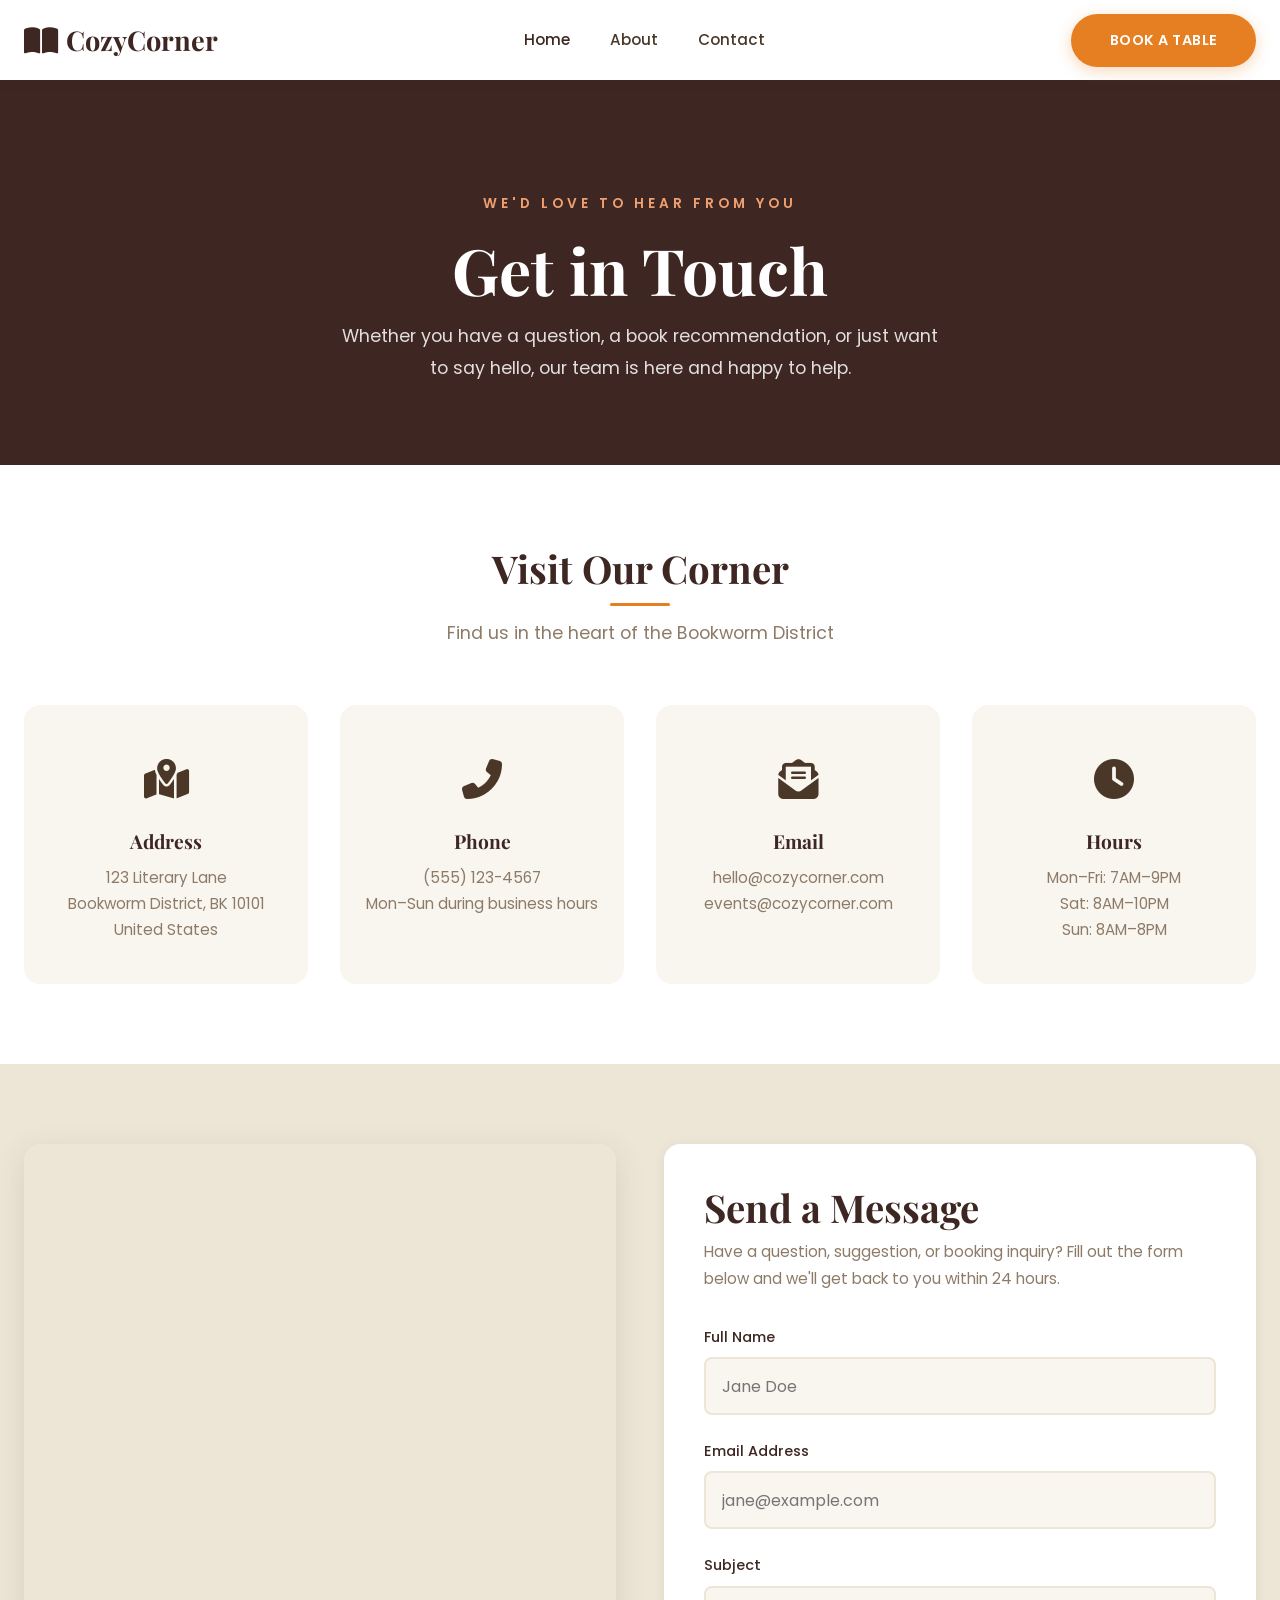
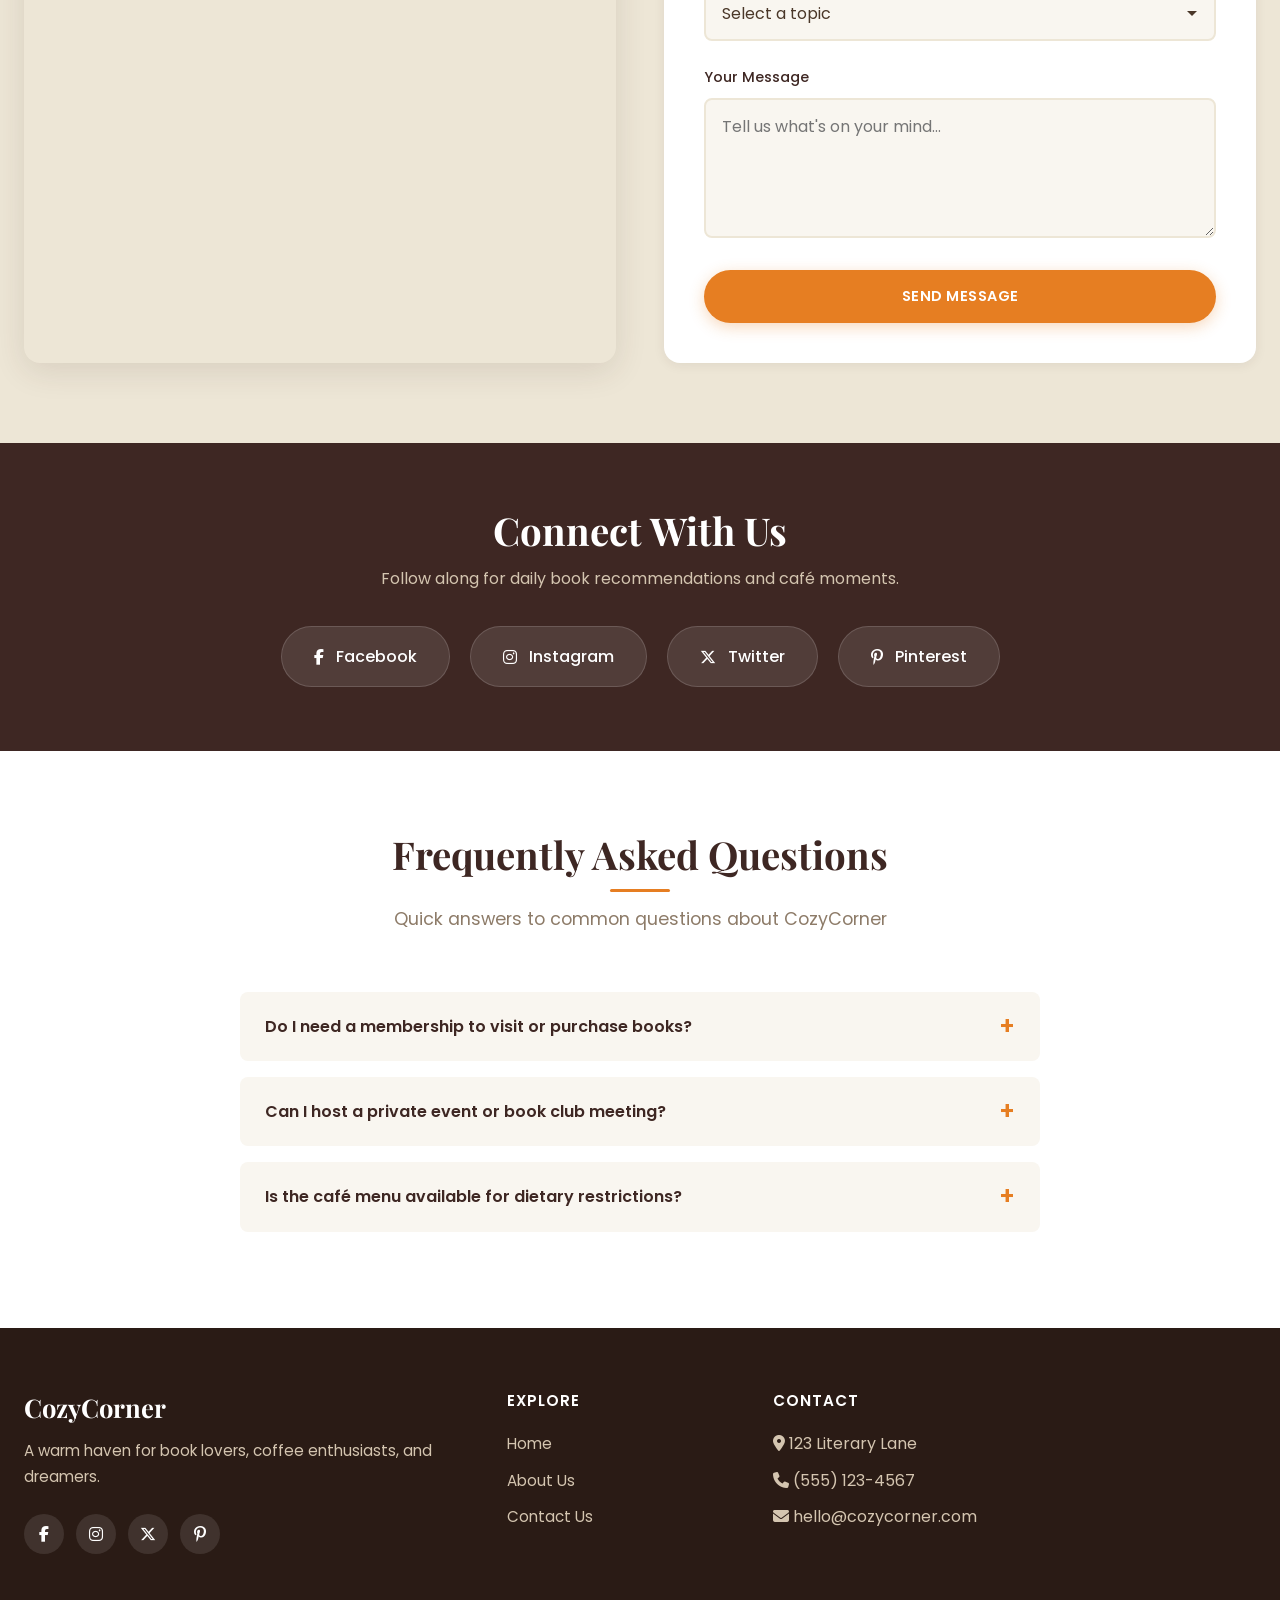
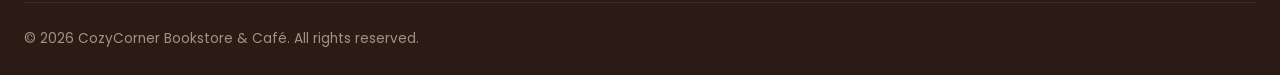
<file: contact.html>
<!DOCTYPE html>
<html lang="en">

<head>
    <meta charset="UTF-8">
    <meta name="viewport" content="width=device-width, initial-scale=1.0">
    <meta name="description"
        content="Contact CozyCorner Bookstore & Café. Find our location, hours, and get in touch with our team.">
    <title>Contact Us | CozyCorner Bookstore & Café</title>

    <link rel="preconnect" href="https://fonts.googleapis.com">
    <link rel="preconnect" href="https://fonts.gstatic.com" crossorigin>
    <link
        href="https://fonts.googleapis.com/css2?family=Playfair+Display:ital,wght@0,400;0,600;0,700;1,400&family=Poppins:wght@300;400;500;600&display=swap"
        rel="stylesheet">

    <link rel="stylesheet" href="https://cdnjs.cloudflare.com/ajax/libs/font-awesome/6.5.1/css/all.min.css">

    <link rel="stylesheet" href="style.css">
</head>

<body>

  <header class="header">
    <nav class="nav" aria-label="Main navigation">
      <a href="index.html" class="logo">
        <span class="logo-icon"><i class="fas fa-book-open"></i></span>
        CozyCorner
      </a>

      <ul class="nav-links">
        <li><a href="index.html" class="active">Home</a></li>
        <li><a href="about.html">About</a></li>
        <li><a href="contact.html">Contact</a></li>
      </ul>

      <div class="nav-cta">
        <button  class="btn btn-primary btn-sm"><a href="contact.html">Book a Table</a></button>
      </div>

      <button class="menu-toggle" aria-label="Toggle menu" aria-expanded="false">
        <i class="fas fa-bars"></i>
      </button>
    </nav>
  </header>

    <main>
        <section class="page-header" aria-label="Contact CozyCorner">
            <div class="page-header-bg" role="img"
                aria-label="Cozy café interior with coffee cups and warm wood surfaces"></div>
            <div class="container page-header-content">
                <p class="subtitle">We'd Love to Hear From You</p>
                <h1>Get in Touch</h1>
                <p>Whether you have a question, a book recommendation, or just want to say hello, our team is here and
                    happy to help.</p>
            </div>
        </section>

        <section class="section-padding contact-info" aria-labelledby="info-heading">
            <div class="container">
                <div class="section-header">
                    <h2 id="info-heading">Visit Our Corner</h2>
                    <p>Find us in the heart of the Bookworm District</p>
                </div>

                <div class="info-grid">
                    <article class="info-card">
                        <div class="info-icon-main" aria-hidden="true"><i class="fas fa-map-marked-alt"></i></div>
                        <h3>Address</h3>
                        <p>123 Literary Lane<br>Bookworm District, BK 10101<br>United States</p>
                    </article>

                    <article class="info-card">
                        <div class="info-icon-main" aria-hidden="true"><i class="fas fa-phone-alt"></i></div>
                        <h3>Phone</h3>
                        <p>(555) 123-4567<br>Mon–Sun during business hours</p>
                    </article>

                    <article class="info-card">
                        <div class="info-icon-main" aria-hidden="true"><i class="fas fa-envelope-open-text"></i></div>
                        <h3>Email</h3>
                        <p>hello@cozycorner.com<br>events@cozycorner.com</p>
                    </article>

                    <article class="info-card">
                        <div class="info-icon-main" aria-hidden="true"><i class="fas fa-clock"></i></div>
                        <h3>Hours</h3>
                        <p>Mon–Fri: 7AM–9PM<br>Sat: 8AM–10PM<br>Sun: 8AM–8PM</p>
                    </article>
                </div>
            </div>
        </section>

        <section class="section-padding contact-main" aria-labelledby="form-heading">
            <div class="container contact-grid">
                <div class="map-container">
                    <iframe
                        src="https://www.google.com/maps/embed?pb=!1m18!1m12!1m3!1d3022.24126349938!2d-73.9878436!3d40.7579747!2m3!1f0!2f0!3f0!3m2!1i1024!2i768!4f13.1!3m3!1m2!1s0x89c25855c6480299%3A0x55194ec5a1ae072e!2sTimes%20Square!5e0!3m2!1sen!2sus!4v1680000000000!5m2!1sen!2sus"
                        allowfullscreen="" loading="lazy" referrerpolicy="no-referrer-when-downgrade"
                        title="CozyCorner Bookstore location on Google Maps">
                    </iframe>
                </div>

                <div class="contact-form-wrapper">
                    <h2>Send a Message</h2>
                    <p>Have a question, suggestion, or booking inquiry? Fill out the form below and we'll get back to
                        you within 24 hours.</p>

                    <form class="contact-form" action="#" method="post" aria-label="Contact form">
                        <div class="form-group">
                            <label for="name">Full Name</label>
                            <input type="text" id="name" name="name" placeholder="Jane Doe" required
                                aria-required="true">
                        </div>

                        <div class="form-group">
                            <label for="email">Email Address</label>
                            <input type="email" id="email" name="email" placeholder="jane@example.com" required
                                aria-required="true">
                        </div>

                        <div class="form-group">
                            <label for="subject">Subject</label>
                            <select id="subject" name="subject" required aria-required="true">
                                <option value="" disabled selected>Select a topic</option>
                                <option value="general">General Inquiry</option>
                                <option value="events">Event Booking</option>
                                <option value="membership">Membership</option>
                                <option value="orders">Book Orders</option>
                                <option value="feedback">Feedback</option>
                            </select>
                        </div>

                        <div class="form-group">
                            <label for="message">Your Message</label>
                            <textarea id="message" name="message" placeholder="Tell us what's on your mind..." required
                                aria-required="true"></textarea>
                        </div>

                        <button type="submit" class="btn btn-primary">Send Message</button>
                    </form>
                </div>
            </div>
        </section>

        <section class="social-section" aria-labelledby="social-heading">
            <div class="container">
                <h2 id="social-heading">Connect With Us</h2>
                <p>Follow along for daily book recommendations and café moments.</p>

                <div class="social-buttons">
                    <a href="#" class="social-link-btn" aria-label="Follow us on Facebook">
                        <i class="fab fa-facebook-f"></i> Facebook
                    </a>
                    <a href="#" class="social-link-btn" aria-label="Follow us on Instagram">
                        <i class="fab fa-instagram"></i> Instagram
                    </a>
                    <a href="#" class="social-link-btn" aria-label="Follow us on Twitter">
                        <i class="fab fa-x-twitter"></i> Twitter
                    </a>
                    <a href="#" class="social-link-btn" aria-label="Follow us on Pinterest">
                        <i class="fab fa-pinterest-p"></i> Pinterest
                    </a>
                </div>
            </div>
        </section>

        <section class="section-padding faq-section" aria-labelledby="faq-heading">
            <div class="container">
                <div class="section-header">
                    <h2 id="faq-heading">Frequently Asked Questions</h2>
                    <p>Quick answers to common questions about CozyCorner</p>
                </div>

                <div class="faq-list">
                    <details>
                        <summary>Do I need a membership to visit or purchase books?</summary>
                        <div class="faq-answer">
                            <p>Not at all! CozyCorner is open to everyone. Our space, café, and bookstore are fully
                                accessible to the public during business hours.</p>
                        </div>
                    </details>

                    <details>
                        <summary>Can I host a private event or book club meeting?</summary>
                        <div class="faq-answer">
                            <p>Absolutely! We love hosting gatherings. Contact us at events@cozycorner.com for
                                availability and pricing.</p>
                        </div>
                    </details>

                    <details>
                        <summary>Is the café menu available for dietary restrictions?</summary>
                        <div class="faq-answer">
                            <p>We take dietary needs very seriously. Our café menu labels vegan, gluten-free, and
                                nut-free options clearly.</p>
                        </div>
                    </details>
                </div>
            </div>
        </section>
    </main>

    <footer class="footer" role="contentinfo">
        <div class="container">
            <div class="footer-content">
                <div class="footer-brand">
                    <h3>CozyCorner</h3>
                    <p>A warm haven for book lovers, coffee enthusiasts, and dreamers.</p>
                    <div class="social-links">
                        <a href="#" class="social-btn" aria-label="Facebook"><i class="fab fa-facebook-f"></i></a>
                        <a href="#" class="social-btn" aria-label="Instagram"><i class="fab fa-instagram"></i></a>
                        <a href="#" class="social-btn" aria-label="Twitter"><i class="fab fa-x-twitter"></i></a>
                        <a href="#" class="social-btn" aria-label="Pinterest"><i class="fab fa-pinterest-p"></i></a>
                    </div>
                </div>

                <div class="footer-links">
                    <h4>Explore</h4>
                    <ul>
                        <li><a href="index.html">Home</a></li>
                        <li><a href="about.html">About Us</a></li>
                        <li><a href="contact.html">Contact Us</a></li>
                    </ul>
                </div>

                <div class="footer-links">
                    <h4>Contact</h4>
                    <ul>
                        <li><i class="fas fa-map-marker-alt"></i> 123 Literary Lane</li>
                        <li><i class="fas fa-phone"></i> (555) 123-4567</li>
                        <li><i class="fas fa-envelope"></i> hello@cozycorner.com</li>
                    </ul>
                </div>
            </div>

            <div class="footer-bottom">
                <p>&copy; 2026 CozyCorner Bookstore & Café. All rights reserved.</p>
            </div>
        </div>
    </footer>


    <script>
        document.addEventListener('DOMContentLoaded', () => {
            const menuToggle = document.querySelector('.menu-toggle');
            const navLinks = document.querySelector('.nav-links');

            if (!menuToggle || !navLinks) return;

            menuToggle.addEventListener('click', () => {
                const isExpanded = menuToggle.getAttribute('aria-expanded') === 'true';

                navLinks.classList.toggle('nav-open');
                menuToggle.setAttribute('aria-expanded', !isExpanded);

                const icon = menuToggle.querySelector('i');
                if (icon) {
                    icon.classList.toggle('fa-bars');
                    icon.classList.toggle('fa-times');
                }
            });

            navLinks.querySelectorAll('a').forEach(link => {
                link.addEventListener('click', () => {
                    navLinks.classList.remove('nav-open');
                    menuToggle.setAttribute('aria-expanded', 'false');
                    const icon = menuToggle.querySelector('i');
                    if (icon) {
                        icon.classList.add('fa-bars');
                        icon.classList.remove('fa-times');
                    }
                });
            });

            document.addEventListener('click', (e) => {
                if (!menuToggle.contains(e.target) && !navLinks.contains(e.target)) {
                    navLinks.classList.remove('nav-open');
                    menuToggle.setAttribute('aria-expanded', 'false');
                    const icon = menuToggle.querySelector('i');
                    if (icon) {
                        icon.classList.add('fa-bars');
                        icon.classList.remove('fa-times');
                    }
                }
            });
        });


        const links = document.querySelectorAll(".nav-links a");

        links.forEach(link => {
            link.addEventListener("click", function () {

                // sab se active remove karo
                links.forEach(l => l.classList.remove("active"));

                // jis par click hua usko active do
                this.classList.add("active");
            });
        });
    </script>

</body>

</html>
</file>
<file: style.css>
/* ============================================
       COZYCORNER - HOME PAGE STYLES
       ============================================ */

   /* CSS Variables */
   :root {
       --cream: #F9F6F0;
       --beige: #EDE6D6;
       --sand: #D4C5B0;
       --brown-light: #A1887F;
       --brown: #6D4C41;
       --brown-dark: #3E2723;
       --orange: #E67E22;
       --orange-soft: #F0A070;
       --white: #FFFFFF;
       --text: #4A3728;
       --text-light: #8D7B68;
       --font-heading: 'Playfair Display', Georgia, serif;
       --font-body: 'Poppins', 'Segoe UI', sans-serif;
       --radius-sm: 8px;
       --radius-md: 16px;
       --radius-lg: 24px;
       --shadow-sm: 0 2px 12px rgba(62, 39, 35, 0.08);
       --shadow-md: 0 8px 32px rgba(62, 39, 35, 0.12);
       --shadow-lg: 0 16px 56px rgba(62, 39, 35, 0.16);
       --transition: all 0.4s cubic-bezier(0.4, 0, 0.2, 1);
       --max-width: 1280px;
   }

   /* Reset & Base */
   *,
   *::before,
   *::after {
       margin: 0;
       padding: 0;
       box-sizing: border-box;
   }

   html {
       scroll-behavior: smooth;
       font-size: 16px;
   }

   body {
       font-family: var(--font-body);
       color: var(--text);
       background-color: var(--cream);
       line-height: 1.7;
       overflow-x: hidden;
   }

   img {
       max-width: 100%;
       display: block;
   }

   a {
       text-decoration: none;
       color: inherit;
       transition: var(--transition);
   }

   /* Typography */
   h1,
   h2,
   h3,
   h4 {
       font-family: var(--font-heading);
       font-weight: 700;
       line-height: 1.2;
       color: var(--brown-dark);
   }

   h1 {
       font-size: clamp(2.5rem, 5vw, 4.2rem);
   }

   h2 {
       font-size: clamp(1.8rem, 3vw, 2.6rem);
   }

   h3 {
       font-size: clamp(1.2rem, 2vw, 1.5rem);
   }

   p {
       margin-bottom: 1rem;
       color: var(--text);
   }

   /* Utilities */
   .container {
       max-width: var(--max-width);
       margin: 0 auto;
       padding: 0 1.5rem;
   }

   .section-padding {
       padding: 5rem 0;
   }

   .section-header {
       text-align: center;
       margin-bottom: 3.5rem;
   }

   .section-header h2 {
       margin-bottom: 0.75rem;
       position: relative;
       display: inline-block;
   }

   .section-header h2::after {
       content: '';
       display: block;
       width: 60px;
       height: 3px;
       background: var(--orange);
       margin: 0.75rem auto 0;
       border-radius: 2px;
   }

   .section-header p {
       color: var(--text-light);
       font-size: 1.1rem;
       max-width: 600px;
       margin: 0 auto;
   }

   /* Buttons */
   .btn {
       display: inline-block;
       padding: 1rem 2.4rem;
       border-radius: 50px;
       font-family: var(--font-body);
       font-weight: 600;
       font-size: 0.9rem;
       letter-spacing: 0.5px;
       text-transform: uppercase;
       transition: var(--transition);
       cursor: pointer;
       border: none;
   }

   .btn-primary {
       background: var(--orange);
       color: var(--white);
       box-shadow: 0 4px 15px rgba(230, 126, 34, 0.3);
   }

   /* Hover Effect 1: Button lift + glow */
   .btn-primary:hover {
       background: #D35400;
       transform: translateY(-3px);
       box-shadow: 0 12px 30px rgba(230, 126, 34, 0.4);
   }

   .btn-secondary {
       background: transparent;
       color: var(--white);
       border: 2px solid var(--white);
   }

   .btn-secondary:hover {
       background: var(--white);
       color: var(--brown-dark);
       transform: translateY(-3px);
   }

   /* ============================================
       HEADER & NAVIGATION
       ============================================ */
.menu-toggle {
    display: none;
    background: none;
    border: none;
    font-size: 1.5rem;
    cursor: pointer;
    color: var(--brown-dark);
}

/* Mobile styles */
@media (max-width: 768px) {
    .menu-toggle {
        display: block;
        background: #3d2622;
        color: #fff;
        border: none;
        font-size: 1.5rem;
        cursor: pointer;
        width: 44px;
        height: 44px;
        border-radius: 8px;
        display: flex;
        align-items: center;
        justify-content: center;
    }

    .nav-links {
        position: absolute;
        top: 100%;
        left: 0;
        right: 0;
        text-align: center;
        flex-direction: column;
        background: #fff;
        padding: 1rem;
        box-shadow: 0 4px 6px rgba(0, 0, 0, 0.1);
        display: none;
        opacity: 0;
        transform: translateY(-10px);
        transition: opacity 0.3s ease, transform 0.3s ease;
    }

    .nav-links.nav-open {
        display: flex;
        opacity: 1;
        transform: translateY(0);
    }
}

/* Hide toggle on desktop */
@media (min-width: 769px) {
    .menu-toggle {
        display: none;
    }
}

   /* ============================================
       HERO SECTION
       ============================================ */
   .hero {
       position: relative;
       height: 100vh;
       min-height: 700px;
       display: flex;
       align-items: center;
       justify-content: center;
       text-align: center;
       overflow: hidden;
   }

   .hero-bg {
       position: absolute;
       top: 0;
       left: 0;
       width: 100%;
       height: 100%;
       background-image: url('https://images.unsplash.com/photo-1507842217343-583bb7270b66?w=1920&q=80');
       background-size: cover;
       background-position: center;
       filter: brightness(0.35);
       z-index: 1;
   }

   .hero-content {
       position: relative;
       z-index: 2;
       max-width: 850px;
       padding: 0 1.5rem;
       animation: fadeInUp 1s ease-out;
   }

   .hero-subtitle {
       font-family: var(--font-body);
       font-size: 0.85rem;
       text-transform: uppercase;
       letter-spacing: 4px;
       color: var(--orange-soft);
       margin-bottom: 1.2rem;
       font-weight: 600;
   }

   .hero h1 {
       color: var(--white);
       margin-bottom: 1.25rem;
       text-shadow: 0 2px 10px rgba(0, 0, 0, 0.3);
   }

   .hero-tagline {
       font-size: 1.3rem;
       color: rgba(255, 255, 255, 0.9);
       margin-bottom: 2.5rem;
       font-weight: 300;
       line-height: 1.6;
   }

   .hero-buttons {
       display: flex;
       gap: 1rem;
       justify-content: center;
       flex-wrap: wrap;
   }

   /* ============================================
       FEATURED HIGHLIGHTS
       ============================================ */
   .highlights {
       background: var(--white);
       padding: 5rem 0;
   }

   .highlights-grid {
       display: grid;
       grid-template-columns: repeat(auto-fit, minmax(260px, 1fr));
       gap: 2rem;
   }

   .highlight-card {
       text-align: center;
       padding: 2.5rem 1.5rem;
       border-radius: var(--radius-md);
       transition: var(--transition);
       border: 1px solid transparent;
   }

   /* Hover Effect 2: Card scale + shadow */
   .highlight-card:hover {
       transform: translateY(-8px) scale(1.02);
       box-shadow: var(--shadow-lg);
       border-color: rgba(230, 126, 34, 0.15);
       background: var(--white);
   }

   .highlight-icon {
       font-size: 3rem;
       margin-bottom: 1.25rem;
       display: inline-block;
   }

   .highlight-card h3 {
       margin-bottom: 0.75rem;
       color: var(--brown-dark);
   }

   .highlight-card p {
       color: var(--text-light);
       font-size: 0.95rem;
       margin-bottom: 0;
       line-height: 1.6;
   }

   /* ============================================
       ABOUT SECTION
       ============================================ */
   .about-section {
       background: var(--beige);
   }

   .about-content {
       display: grid;
       grid-template-columns: 1fr 1fr;
       gap: 4rem;
       align-items: center;
   }

   .about-image {
       border-radius: var(--radius-lg);
       overflow: hidden;
       box-shadow: var(--shadow-md);
   }

   .about-image img {
       width: 100%;
       height: 100%;
       object-fit: cover;
       transition: var(--transition);
   }

   /* Hover Effect 3: Image zoom */
   .about-image:hover img {
       transform: scale(1.08);
   }

   .about-text h2 {
       margin-bottom: 1.25rem;
   }

   .about-text .lead {
       font-size: 1.15rem;
       color: var(--brown);
       font-weight: 500;
       margin-bottom: 1rem;
       line-height: 1.7;
   }

   .about-text p {
       margin-bottom: 1.25rem;
       line-height: 1.8;
   }

   /* ============================================
       SERVICES SECTION
       ============================================ */
   .services {
       background: var(--cream);
   }

   .services-grid {
       display: grid;
       grid-template-columns: repeat(auto-fit, minmax(280px, 1fr));
       gap: 2rem;
   }

   .service-card {
       background: var(--white);
       padding: 2.5rem 2rem;
       border-radius: var(--radius-md);
       text-align: center;
       box-shadow: var(--shadow-sm);
       transition: var(--transition);
       border: 1px solid rgba(141, 123, 104, 0.08);
   }

   .service-card:hover {
       transform: translateY(-10px);
       box-shadow: var(--shadow-lg);
       border-color: rgba(230, 126, 34, 0.2);
   }

   .service-icon {
       font-size: 3rem;
       margin-bottom: 1.25rem;
       display: inline-block;
   }

   .service-card h3 {
       margin-bottom: 0.75rem;
       color: var(--brown-dark);
   }

   .service-card p {
       color: var(--text-light);
       font-size: 0.95rem;
       margin-bottom: 0;
       line-height: 1.7;
   }

   /* ============================================
       WHY CHOOSE US
       ============================================ */
   .why-us {
       background: var(--brown-dark);
       color: var(--sand);
       padding: 5rem 0;
   }

   .why-us .section-header h2 {
       color: var(--white);
   }

   .why-us .section-header h2::after {
       background: var(--orange-soft);
   }

   .why-us .section-header p {
       color: var(--sand);
   }

   .why-grid {
       display: grid;
       grid-template-columns: repeat(auto-fit, minmax(250px, 1fr));
       gap: 2.5rem;
   }

   .why-item {
       text-align: center;
       padding: 1rem;
   }

   .why-icon {
       font-size: 2.5rem;
       margin-bottom: 1rem;
       display: inline-block;
   }

   .why-item h3 {
       color: var(--white);
       margin-bottom: 0.75rem;
       font-size: 1.2rem;
   }

   .why-item p {
       color: var(--sand);
       font-size: 0.95rem;
       margin-bottom: 0;
       line-height: 1.7;
   }

   /* ============================================
       TESTIMONIALS
       ============================================ */
   .testimonials {
       background: var(--beige);
   }

   .testimonials-grid {
       display: grid;
       grid-template-columns: repeat(auto-fit, minmax(320px, 1fr));
       gap: 2rem;
   }

   .testimonial-card {
       background: var(--white);
       padding: 2.5rem;
       border-radius: var(--radius-md);
       box-shadow: var(--shadow-sm);
       transition: var(--transition);
       position: relative;
   }

   .testimonial-card:hover {
       transform: translateY(-6px);
       box-shadow: var(--shadow-md);
   }

   .testimonial-card::before {
       content: '"';
       font-family: var(--font-heading);
       font-size: 5rem;
       color: var(--orange);
       opacity: 0.2;
       position: absolute;
       top: 10px;
       left: 20px;
       line-height: 1;
   }

   .testimonial-text {
       font-style: italic;
       color: var(--text);
       margin-bottom: 1.5rem;
       line-height: 1.8;
       position: relative;
       z-index: 1;
   }

   .testimonial-author {
       display: flex;
       align-items: center;
       gap: 1rem;
   }

   .testimonial-author img {
       width: 56px;
       height: 56px;
       border-radius: 50%;
       object-fit: cover;
       border: 3px solid var(--beige);
   }

   .author-info h4 {
       font-family: var(--font-body);
       font-size: 1rem;
       margin-bottom: 0.25rem;
       color: var(--brown-dark);
   }

   .author-info span {
       font-size: 0.85rem;
       color: var(--text-light);
   }

   /* ============================================
       FEATURED BOOKS
       ============================================ */
   .featured-books {
       background: var(--white);
   }

   .books-grid {
       display: grid;
       grid-template-columns: repeat(auto-fit, minmax(220px, 1fr));
       gap: 2.5rem;
   }

   .book-card {
       background: var(--cream);
       border-radius: var(--radius-md);
       overflow: hidden;
       box-shadow: var(--shadow-sm);
       transition: var(--transition);
   }

   .book-card:hover {
       transform: translateY(-8px);
       box-shadow: var(--shadow-lg);
   }

   .book-cover {
       width: 100%;
       height: 300px;
       overflow: hidden;
       position: relative;
   }

   .book-cover img {
       width: 100%;
       height: 100%;
       object-fit: cover;
       transition: var(--transition);
   }

   .book-card:hover .book-cover img {
       transform: scale(1.1);
   }

   .book-info {
       padding: 1.5rem;
   }

   .book-info h3 {
       font-size: 1.1rem;
       margin-bottom: 0.25rem;
       color: var(--brown-dark);
   }

   .book-author {
       color: var(--orange);
       font-size: 0.9rem;
       font-weight: 500;
       margin-bottom: 0.5rem;
   }

   .book-price {
       font-family: var(--font-heading);
       font-size: 1.1rem;
       color: var(--brown-dark);
       font-weight: 700;
   }

   /* ============================================
       CTA BANNER
       ============================================ */
   .cta-banner {
       background: var(--orange);
       padding: 4rem 0;
       text-align: center;
       position: relative;
       overflow: hidden;
   }

   .cta-banner::before {
       content: '';
       position: absolute;
       top: -50%;
       left: -50%;
       width: 200%;
       height: 200%;
       background: radial-gradient(circle, rgba(255, 255, 255, 0.15) 0%, transparent 60%);
       pointer-events: none;
   }

   .cta-banner h2 {
       color: var(--white);
       margin-bottom: 1rem;
       position: relative;
   }

   .cta-banner p {
       color: rgba(255, 255, 255, 0.95);
       font-size: 1.1rem;
       max-width: 600px;
       margin: 0 auto 1.5rem;
       position: relative;
   }

   .cta-banner .btn {
       background: var(--white);
       color: var(--orange);
       position: relative;
   }

   .cta-banner .btn:hover {
       background: var(--brown-dark);
       color: var(--white);
   }

   /* ============================================
       NEWSLETTER
       ============================================ */
   .newsletter {
       background: var(--brown-dark);
       padding: 4rem 0;
       text-align: center;
   }

   .newsletter h2 {
       color: var(--white);
       margin-bottom: 0.75rem;
   }

   .newsletter>.container>p {
       color: var(--sand);
       margin-bottom: 2rem;
   }

   .newsletter-form {
       display: flex;
       gap: 1rem;
       justify-content: center;
       max-width: 600px;
       margin: 0 auto;
       flex-wrap: wrap;
   }

   .newsletter-form input {
       flex: 1;
       min-width: 260px;
       padding: 1rem 1.5rem;
       border: 2px solid rgba(255, 255, 255, 0.2);
       border-radius: 50px;
       background: rgba(255, 255, 255, 0.05);
       color: var(--white);
       font-family: var(--font-body);
       font-size: 1rem;
       transition: var(--transition);
   }

   .newsletter-form input::placeholder {
       color: var(--sand);
   }

   .newsletter-form input:focus {
       outline: none;
       border-color: var(--orange);
       background: rgba(255, 255, 255, 0.1);
   }

   .newsletter-form .btn {
       padding: 1rem 2rem;
   }

   /* ============================================
       FOOTER
       ============================================ */
   .footer {
       background: #2A1B15;
       color: var(--sand);
       padding: 4rem 0 1.5rem;
   }

   .footer-content {
       display: grid;
       grid-template-columns: 2fr 1fr 1fr 1fr;
       gap: 3rem;
       margin-bottom: 3rem;
   }

   .footer-brand h3 {
       color: var(--white);
       font-size: 1.6rem;
       margin-bottom: 1rem;
       font-family: var(--font-heading);
   }

   .footer-brand p {
       color: var(--sand);
       font-size: 0.95rem;
       line-height: 1.7;
       margin-bottom: 1.5rem;
   }

   .footer-links h4 {
       color: var(--white);
       font-size: 0.95rem;
       margin-bottom: 1.25rem;
       font-family: var(--font-body);
       font-weight: 600;
       text-transform: uppercase;
       letter-spacing: 1px;
   }

   .footer-links ul {
       list-style: none;
   }

   .footer-links li {
       margin-bottom: 0.6rem;
   }

   .footer-links a {
       color: var(--sand);
       font-size: 0.95rem;
       transition: var(--transition);
   }

   .footer-links a:hover {
       color: var(--orange-soft);
       padding-left: 4px;
   }

   /* Hover Effect 5: Social icon hover */
   .social-links {
       display: flex;
       gap: 0.75rem;
       margin-top: 1rem;
   }

   .social-btn {
       width: 40px;
       height: 40px;
       border-radius: 50%;
       display: flex;
       align-items: center;
       justify-content: center;
       background: rgba(255, 255, 255, 0.1);
       color: var(--white);
       font-size: 1rem;
       transition: var(--transition);
   }

   .social-btn:hover {
       background: var(--orange);
       transform: translateY(-3px) scale(1.1);
   }

   .footer-bottom {
       border-top: 1px solid rgba(255, 255, 255, 0.08);
       padding-top: 1.5rem;
       display: flex;
       justify-content: space-between;
       align-items: center;
       flex-wrap: wrap;
       gap: 1rem;
   }

   .footer-bottom p {
       font-size: 0.85rem;
       color: var(--sand);
       margin-bottom: 0;
       opacity: 0.7;
   }

   /* ============================================
       ANIMATIONS
       ============================================ */
   @keyframes fadeInUp {
       from {
           opacity: 0;
           transform: translateY(30px);
       }

       to {
           opacity: 1;
           transform: translateY(0);
       }
   }

   /* ============================================
       RESPONSIVE DESIGN
       ============================================ */
   @media (max-width: 992px) {
       .about-content {
           grid-template-columns: 1fr;
           gap: 2.5rem;
       }

       .about-image {
           order: -1;
       }

       .footer-content {
           grid-template-columns: 1fr 1fr;
       }
   }

   @media (max-width: 768px) {
       .nav-links {
           display: none;
       }

       .menu-toggle {
           display: block;
       }

       .section-padding {
           padding: 3.5rem 0;
       }

       .hero {
           min-height: 600px;
           height: auto;
           padding: 6rem 0;
       }

       .hero-tagline {
           font-size: 1.1rem;
       }

       .highlights-grid,
       .services-grid,
       .testimonials-grid,
       .books-grid {
           grid-template-columns: 1fr;
           max-width: 400px;
           margin: 0 auto;
       }

       .why-grid {
           grid-template-columns: 1fr;
       }

       .newsletter-form {
           flex-direction: column;
           align-items: center;
       }

       .newsletter-form input {
           width: 100%;
       }

       .footer-content {
           grid-template-columns: 1fr;
           text-align: center;
           gap: 2rem;
       }

       .social-links {
           justify-content: center;
       }

       .footer-bottom {
           flex-direction: column;
           text-align: center;
       }
   }

   @media (max-width: 480px) {
       .container {
           padding: 0 1rem;
       }

       .btn {
           padding: 0.85rem 1.8rem;
           font-size: 0.8rem;
       }

       .testimonial-card {
           padding: 1.75rem;
       }
   }



   /* ============================================
       COZYCORNER - ABOUT PAGE STYLES
       ============================================ */

   :root {
       --cream: #F9F6F0;
       --beige: #EDE6D6;
       --sand: #D4C5B0;
       --brown-light: #A1887F;
       --brown: #6D4C41;
       --brown-dark: #3E2723;
       --orange: #E67E22;
       --orange-soft: #F0A070;
       --white: #FFFFFF;
       --text: #4A3728;
       --text-light: #8D7B68;
       --font-heading: 'Playfair Display', Georgia, serif;
       --font-body: 'Poppins', 'Segoe UI', sans-serif;
       --radius-sm: 8px;
       --radius-md: 16px;
       --radius-lg: 24px;
       --shadow-sm: 0 2px 12px rgba(62, 39, 35, 0.08);
       --shadow-md: 0 8px 32px rgba(62, 39, 35, 0.12);
       --shadow-lg: 0 16px 56px rgba(62, 39, 35, 0.16);
       --transition: all 0.4s cubic-bezier(0.4, 0, 0.2, 1);
       --max-width: 1280px;
   }

   *,
   *::before,
   *::after {
       margin: 0;
       padding: 0;
       box-sizing: border-box;
   }

   html {
       scroll-behavior: smooth;
       font-size: 16px;
   }

   body {
       font-family: var(--font-body);
       color: var(--text);
       background-color: var(--cream);
       line-height: 1.7;
       overflow-x: hidden;
   }

   img {
       max-width: 100%;
       display: block;
   }

   a {
       text-decoration: none;
       color: inherit;
       transition: var(--transition);
   }

   h1,
   h2,
   h3,
   h4 {
       font-family: var(--font-heading);
       font-weight: 700;
       line-height: 1.2;
       color: var(--brown-dark);
   }

   h1 {
       font-size: clamp(2.5rem, 5vw, 4rem);
   }

   h2 {
       font-size: clamp(1.8rem, 3vw, 2.6rem);
   }

   h3 {
       font-size: clamp(1.2rem, 2vw, 1.5rem);
   }

   p {
       margin-bottom: 1rem;
       color: var(--text);
       line-height: 1.8;
   }

   .container {
       max-width: var(--max-width);
       margin: 0 auto;
       padding: 0 1.5rem;
   }

   .section-padding {
       padding: 5rem 0;
   }

   .section-header {
       text-align: center;
       margin-bottom: 3.5rem;
   }

   .section-header h2 {
       margin-bottom: 0.75rem;
       position: relative;
       display: inline-block;
   }

   .section-header h2::after {
       content: '';
       display: block;
       width: 60px;
       height: 3px;
       background: var(--orange);
       margin: 0.75rem auto 0;
       border-radius: 2px;
   }

   .section-header p {
       color: var(--text-light);
       font-size: 1.1rem;
       max-width: 600px;
       margin: 0 auto;
   }

   .btn {
       display: inline-block;
       padding: 1rem 2.4rem;
       border-radius: 50px;
       font-family: var(--font-body);
       font-weight: 600;
       font-size: 0.9rem;
       letter-spacing: 0.5px;
       text-transform: uppercase;
       transition: var(--transition);
       cursor: pointer;
       border: none;
   }

   .btn-primary {
       background: var(--orange);
       color: var(--white);
       box-shadow: 0 4px 15px rgba(230, 126, 34, 0.3);
   }

   .btn-primary:hover {
       background: #D35400;
       transform: translateY(-3px);
       box-shadow: 0 12px 30px rgba(230, 126, 34, 0.4);
   }

   /* ============================================
       HEADER & NAVIGATION
       ============================================ */
   .header {
       background: rgba(255, 255, 255, 0.95);
       backdrop-filter: blur(10px);
       box-shadow: var(--shadow-sm);
       position: sticky;
       top: 0;
       z-index: 1000;
       width: 100%;
   }

   .nav {
       max-width: var(--max-width);
       margin: 0 auto;
       padding: 0 1.5rem;
       display: flex;
       justify-content: space-between;
       align-items: center;
       height: 80px;
   }

   .logo {
       font-family: var(--font-heading);
       font-size: 1.7rem;
       font-weight: 700;
       color: var(--brown-dark);
       display: flex;
       align-items: center;
       gap: 0.5rem;
   }

   .logo-icon {
       font-size: 1.9rem;
   }

   .nav-links {
       display: flex;
       list-style: none;
       gap: 2.5rem;
   }

   .nav-links a {
       font-weight: 500;
       font-size: 0.95rem;
       color: var(--text);
       position: relative;
       padding: 0.25rem 0;
   }

   .nav-links a::after {
       content: '';
       position: absolute;
       bottom: -2px;
       left: 0;
       width: 0;
       height: 2px;
       background: var(--orange);
       transition: var(--transition);
   }

   .nav-links a:hover::after{
       width: 100%;
   }

   .nav-links a:hover {
       color: var(--brown-dark);
   }

   .menu-toggle {
       display: none;
       background: none;
       border: none;
       font-size: 1.5rem;
       cursor: pointer;
       color: var(--brown-dark);
   }

   /* ============================================
       PAGE HEADER BANNER
       ============================================ */
   .page-header {
       position: relative;
       padding: 7rem 0 5rem;
       text-align: center;
       overflow: hidden;
       background: var(--brown-dark);
   }

   .page-header-bg {
       position: absolute;
       top: 0;
       left: 0;
       width: 100%;
       height: 100%;
       background-image: url('https://images.unsplash.com/photo-1521587760476-6c12a4b040da?w=1920&q=80');
       background-size: cover;
       background-position: center;
       opacity: 0.25;
   }

   .page-header-content {
       position: relative;
       z-index: 2;
   }

   .page-header .subtitle {
       font-family: var(--font-body);
       font-size: 0.85rem;
       text-transform: uppercase;
       letter-spacing: 4px;
       color: var(--orange-soft);
       margin-bottom: 1rem;
       font-weight: 600;
   }

   .page-header h1 {
       color: var(--white);
       margin-bottom: 0.75rem;
   }

   .page-header p {
       color: rgba(255, 255, 255, 0.85);
       font-size: 1.1rem;
       max-width: 600px;
       margin: 0 auto;
   }

   /* ============================================
       BOOK CATEGORIES
       ============================================ */
   .categories {
       background: var(--white);
   }

   .categories-grid {
       display: grid;
       grid-template-columns: repeat(auto-fit, minmax(300px, 1fr));
       gap: 1.5rem;
   }

   .category-card {
       background: var(--cream);
       padding: 2.5rem 2rem;
       border-radius: var(--radius-md);
       text-align: center;
       box-shadow: var(--shadow-sm);
       transition: var(--transition);
       position: relative;
       overflow: hidden;
       border: 1px solid transparent;
   }

   .category-card::before {
       content: '';
       position: absolute;
       top: 0;
       left: 0;
       width: 100%;
       height: 4px;
       background: var(--orange);
       transform: scaleX(0);
       transition: var(--transition);
   }

   .category-card:hover::before {
       transform: scaleX(1);
   }

   .category-card:hover {
       transform: translateY(-6px);
       box-shadow: var(--shadow-md);
       border-color: rgba(230, 126, 34, 0.15);
   }

   .category-icon {
       font-size: 2.8rem;
       margin-bottom: 1rem;
       display: inline-block;
   }

   .category-card h3 {
       margin-bottom: 0.75rem;
       font-size: 1.3rem;
   }

   .category-card p {
       font-size: 0.95rem;
       color: var(--text-light);
       margin-bottom: 0;
       line-height: 1.7;
   }

   /* ============================================
       STAFF PICKS
       ============================================ */
   .staff-picks {
       background: var(--beige);
   }

   .staff-grid {
       display: grid;
       grid-template-columns: repeat(auto-fit, minmax(260px, 1fr));
       gap: 2.5rem;
   }

   .staff-card {
       background: var(--white);
       border-radius: var(--radius-md);
       overflow: hidden;
       box-shadow: var(--shadow-sm);
       transition: var(--transition);
   }

   .staff-card:hover {
       transform: translateY(-10px);
       box-shadow: var(--shadow-lg);
   }

   .staff-cover {
       width: 100%;
       height: 340px;
       overflow: hidden;
       position: relative;
   }

   .staff-cover img {
       width: 100%;
       height: 100%;
       object-fit: cover;
       transition: var(--transition);
   }

   .staff-card:hover .staff-cover img {
       transform: scale(1.08);
   }

   .staff-badge {
       position: absolute;
       top: 1rem;
       right: 1rem;
       background: var(--orange);
       color: var(--white);
       padding: 0.3rem 0.9rem;
       border-radius: 20px;
       font-size: 0.75rem;
       font-weight: 600;
       text-transform: uppercase;
       letter-spacing: 0.5px;
   }

   .staff-info {
       padding: 1.75rem;
   }

   .staff-info h3 {
       font-size: 1.15rem;
       margin-bottom: 0.25rem;
   }

   .staff-author {
       color: var(--orange);
       font-size: 0.9rem;
       font-weight: 500;
       margin-bottom: 0.75rem;
       display: block;
   }

   .staff-desc {
       font-size: 0.92rem;
       color: var(--text-light);
       margin-bottom: 0;
       line-height: 1.7;
   }

   .staff-picker {
       margin-top: 1rem;
       padding-top: 1rem;
       border-top: 1px solid var(--beige);
       font-size: 0.85rem;
       color: var(--text-light);
       font-style: italic;
   }

   /* ============================================
       READING CORNER
       ============================================ */
   .reading-corner {
       background: var(--white);
   }

   .reading-content {
       display: grid;
       grid-template-columns: 1fr 1fr;
       gap: 4rem;
       align-items: center;
   }

   .reading-image {
       border-radius: var(--radius-lg);
       overflow: hidden;
       box-shadow: var(--shadow-md);
   }

   .reading-image img {
       width: 100%;
       height: 100%;
       object-fit: cover;
       transition: var(--transition);
   }

   .reading-image:hover img {
       transform: scale(1.05);
   }

   .reading-text h2 {
       margin-bottom: 1.25rem;
   }

   .reading-text .lead {
       font-size: 1.15rem;
       color: var(--brown);
       font-weight: 500;
       margin-bottom: 1rem;
   }

   .reading-features {
       list-style: none;
       margin-top: 1.5rem;
   }

   .reading-features li {
       padding: 0.6rem 0;
       padding-left: 2rem;
       position: relative;
       color: var(--text);
       line-height: 1.7;
   }

   .reading-features li::before {
       content: '✦';
       position: absolute;
       left: 0;
       color: var(--orange);
       font-weight: bold;
       font-size: 1.1rem;
   }

   /* ============================================
       OUR STORY
       ============================================ */
   .our-story {
       background: var(--brown-dark);
       color: var(--sand);
   }

   .our-story .section-header h2 {
       color: var(--white);
   }

   .our-story .section-header h2::after {
       background: var(--orange-soft);
   }

   .our-story .section-header p {
       color: var(--sand);
   }

   .story-content {
       max-width: 900px;
       margin: 0 auto;
       text-align: center;
   }

   .story-content p {
       color: rgba(255, 255, 255, 0.85);
       font-size: 1.1rem;
       line-height: 2;
       margin-bottom: 1.5rem;
   }

   .story-stats {
       display: grid;
       grid-template-columns: repeat(auto-fit, minmax(200px, 1fr));
       gap: 2rem;
       margin-top: 3rem;
   }

   .stat-item h3 {
       font-size: 2.5rem;
       color: var(--orange-soft);
       margin-bottom: 0.5rem;
   }

   .stat-item p {
       color: var(--sand);
       margin-bottom: 0;
       font-size: 0.95rem;
   }

   /* ============================================
       TEAM SECTION
       ============================================ */
   .team {
       background: var(--cream);
   }

   .team-grid {
       display: grid;
       grid-template-columns: repeat(auto-fit, minmax(300px, 1fr));
       gap: 2.5rem;
   }

   .team-card {
       background: var(--white);
       border-radius: var(--radius-md);
       overflow: hidden;
       box-shadow: var(--shadow-sm);
       transition: var(--transition);
       text-align: center;
   }

   .team-card:hover {
       transform: translateY(-8px);
       box-shadow: var(--shadow-lg);
   }

   .team-photo {
       width: 100%;
       height: 320px;
       overflow: hidden;
   }

   .team-photo img {
       width: 100%;
       height: 100%;
       object-fit: cover;
       transition: var(--transition);
   }

   .team-card:hover .team-photo img {
       transform: scale(1.05);
   }

   .team-info {
       padding: 1.75rem;
   }

   .team-info h3 {
       font-size: 1.2rem;
       margin-bottom: 0.25rem;
   }

   .team-role {
       color: var(--orange);
       font-size: 0.9rem;
       font-weight: 500;
       margin-bottom: 0.75rem;
       display: block;
   }

   .team-info p {
       font-size: 0.92rem;
       color: var(--text-light);
       margin-bottom: 0;
       line-height: 1.7;
   }

   /* ============================================
       FOOTER
       ============================================ */
   .footer {
       background: #2A1B15;
       color: var(--sand);
       padding: 4rem 0 1.5rem;
   }

   .footer-content {
       display: grid;
       grid-template-columns: 2fr 1fr 1fr 1fr;
       gap: 3rem;
       margin-bottom: 3rem;
   }

   .footer-brand h3 {
       color: var(--white);
       font-size: 1.6rem;
       margin-bottom: 1rem;
       font-family: var(--font-heading);
   }

   .footer-brand p {
       color: var(--sand);
       font-size: 0.95rem;
       line-height: 1.7;
       margin-bottom: 1.5rem;
   }

   .footer-links h4 {
       color: var(--white);
       font-size: 0.95rem;
       margin-bottom: 1.25rem;
       font-family: var(--font-body);
       font-weight: 600;
       text-transform: uppercase;
       letter-spacing: 1px;
   }

   .footer-links ul {
       list-style: none;
   }

   .footer-links li {
       margin-bottom: 0.6rem;
   }

   .footer-links a {
       color: var(--sand);
       font-size: 0.95rem;
       transition: var(--transition);
   }

   .footer-links a:hover {
       color: var(--orange-soft);
       padding-left: 4px;
   }

   .social-links {
       display: flex;
       gap: 0.75rem;
       margin-top: 1rem;
   }

   .social-btn {
       width: 40px;
       height: 40px;
       border-radius: 50%;
       display: flex;
       align-items: center;
       justify-content: center;
       background: rgba(255, 255, 255, 0.1);
       color: var(--white);
       font-size: 1rem;
       transition: var(--transition);
   }

   .social-btn:hover {
       background: var(--orange);
       transform: translateY(-3px) scale(1.1);
   }

   .footer-bottom {
       border-top: 1px solid rgba(255, 255, 255, 0.08);
       padding-top: 1.5rem;
       display: flex;
       justify-content: space-between;
       align-items: center;
       flex-wrap: wrap;
       gap: 1rem;
   }

   .footer-bottom p {
       font-size: 0.85rem;
       color: var(--sand);
       margin-bottom: 0;
       opacity: 0.7;
   }

   /* ============================================
       RESPONSIVE
       ============================================ */
   @media (max-width: 992px) {
       .reading-content {
           grid-template-columns: 1fr;
           gap: 2.5rem;
       }

       .reading-image {
           order: -1;
       }

       .footer-content {
           grid-template-columns: 1fr 1fr;
       }
   }

   @media (max-width: 768px) {
       .nav-links {
           display: none;
       }

       .menu-toggle {
           display: block;
       }

       .section-padding {
           padding: 3.5rem 0;
       }

       .page-header {
           padding: 5rem 0 3.5rem;
       }

       .categories-grid,
       .staff-grid,
       .team-grid {
           grid-template-columns: 1fr;
           max-width: 400px;
           margin: 0 auto;
       }

       .story-stats {
           grid-template-columns: 1fr;
       }

       .footer-content {
           grid-template-columns: 1fr;
           text-align: center;
           gap: 2rem;
       }

       .social-links {
           justify-content: center;
       }

       .footer-bottom {
           flex-direction: column;
           text-align: center;
       }
   }

   @media (max-width: 480px) {
       .container {
           padding: 0 1rem;
       }

       .btn {
           padding: 0.85rem 1.8rem;
           font-size: 0.8rem;
       }

       .staff-info,
       .team-info {
           padding: 1.25rem;
       }
   }



   /* ============================================
       COZYCORNER - CONTACT PAGE STYLES
       ============================================ */

   :root {
       --cream: #F9F6F0;
       --beige: #EDE6D6;
       --sand: #D4C5B0;
       --brown-light: #A1887F;
       --brown: #6D4C41;
       --brown-dark: #3E2723;
       --orange: #E67E22;
       --orange-soft: #F0A070;
       --white: #FFFFFF;
       --text: #4A3728;
       --text-light: #8D7B68;
       --font-heading: 'Playfair Display', Georgia, serif;
       --font-body: 'Poppins', 'Segoe UI', sans-serif;
       --radius-sm: 8px;
       --radius-md: 16px;
       --radius-lg: 24px;
       --shadow-sm: 0 2px 12px rgba(62, 39, 35, 0.08);
       --shadow-md: 0 8px 32px rgba(62, 39, 35, 0.12);
       --shadow-lg: 0 16px 56px rgba(62, 39, 35, 0.16);
       --transition: all 0.4s cubic-bezier(0.4, 0, 0.2, 1);
       --max-width: 1280px;
   }

   *,
   *::before,
   *::after {
       margin: 0;
       padding: 0;
       box-sizing: border-box;
   }

   html {
       scroll-behavior: smooth;
       font-size: 16px;
   }

   body {
       font-family: var(--font-body);
       color: var(--text);
       background-color: var(--cream);
       line-height: 1.7;
       overflow-x: hidden;
   }

   img {
       max-width: 100%;
       display: block;
   }

   a {
       text-decoration: none;
       color: inherit;
       transition: var(--transition);
   }

   h1,
   h2,
   h3,
   h4 {
       font-family: var(--font-heading);
       font-weight: 700;
       line-height: 1.2;
       color: var(--brown-dark);
   }

   h1 {
       font-size: clamp(2.5rem, 5vw, 4rem);
   }

   h2 {
       font-size: clamp(1.8rem, 3vw, 2.6rem);
   }

   h3 {
       font-size: clamp(1.2rem, 2vw, 1.5rem);
   }

   p {
       margin-bottom: 1rem;
       color: var(--text);
       line-height: 1.8;
   }

   .container {
       max-width: var(--max-width);
       margin: 0 auto;
       padding: 0 1.5rem;
   }

   .section-padding {
       padding: 5rem 0;
   }

   .section-header {
       text-align: center;
       margin-bottom: 3.5rem;
   }

   .section-header h2 {
       margin-bottom: 0.75rem;
       position: relative;
       display: inline-block;
   }

   .section-header h2::after {
       content: '';
       display: block;
       width: 60px;
       height: 3px;
       background: var(--orange);
       margin: 0.75rem auto 0;
       border-radius: 2px;
   }

   .section-header p {
       color: var(--text-light);
       font-size: 1.1rem;
       max-width: 600px;
       margin: 0 auto;
   }

   .btn {
       display: inline-block;
       padding: 1rem 2.4rem;
       border-radius: 50px;
       font-family: var(--font-body);
       font-weight: 600;
       font-size: 0.9rem;
       letter-spacing: 0.5px;
       text-transform: uppercase;
       transition: var(--transition);
       cursor: pointer;
       border: none;
   }

   .btn-primary {
       background: var(--orange);
       color: var(--white);
       box-shadow: 0 4px 15px rgba(230, 126, 34, 0.3);
   }

   .btn-primary:hover {
       background: #D35400;
       transform: translateY(-3px);
       box-shadow: 0 12px 30px rgba(230, 126, 34, 0.4);
   }

   /* ============================================
       HEADER & NAVIGATION
       ============================================ */
   .header {
       background: rgba(255, 255, 255, 0.95);
       backdrop-filter: blur(10px);
       box-shadow: var(--shadow-sm);
       position: sticky;
       top: 0;
       z-index: 1000;
       width: 100%;
   }

   .nav {
       max-width: var(--max-width);
       margin: 0 auto;
       padding: 0 1.5rem;
       display: flex;
       justify-content: space-between;
       align-items: center;
       height: 80px;
   }

   .logo {
       font-family: var(--font-heading);
       font-size: 1.7rem;
       font-weight: 700;
       color: var(--brown-dark);
       display: flex;
       align-items: center;
       gap: 0.5rem;
   }

   .logo-icon {
       font-size: 1.9rem;
   }

   .nav-links {
       display: flex;
       list-style: none;
       gap: 2.5rem;
   }

   .nav-links a {
       font-weight: 500;
       font-size: 0.95rem;
       color: var(--text);
       position: relative;
       padding: 0.25rem 0;
   }

   .nav-links a::after {
       content: '';
       position: absolute;
       bottom: -2px;
       left: 0;
       width: 0;
       height: 2px;
       background: var(--orange);
       transition: var(--transition);
   }

   .nav-links a:hover::after{
       width: 100%;
   }

   .nav-links a:hover,
   .nav-links a.active {
       color: var(--brown-dark);
   }

   .menu-toggle {
       display: none;
       background: none;
       border: none;
       font-size: 1.5rem;
       cursor: pointer;
       color: var(--brown-dark);
   }

   /* ============================================
       PAGE HEADER BANNER
       ============================================ */
   .page-header {
       position: relative;
       padding: 7rem 0 5rem;
       text-align: center;
       overflow: hidden;
       background: var(--brown-dark);
   }

   .page-header-bg {
       position: absolute;
       top: 0;
       left: 0;
       width: 100%;
       height: 100%;
       background-image: url('https://images.unsplash.com/photo-1507842217343-583bb7270b66?w=1920&q=80');
       background-size: cover;
       background-position: center;
       opacity: 0.25;
   }

   .page-header-content {
       position: relative;
       z-index: 2;
   }

   .page-header .subtitle {
       font-family: var(--font-body);
       font-size: 0.85rem;
       text-transform: uppercase;
       letter-spacing: 4px;
       color: var(--orange-soft);
       margin-bottom: 1rem;
       font-weight: 600;
   }

   .page-header h1 {
       color: var(--white);
       margin-bottom: 0.75rem;
   }

   .page-header p {
       color: rgba(255, 255, 255, 0.85);
       font-size: 1.1rem;
       max-width: 600px;
       margin: 0 auto;
   }

   /* ============================================
       CONTACT INFO GRID
       ============================================ */
   .contact-info {
       background: var(--white);
   }

   .info-grid {
       display: grid;
       grid-template-columns: repeat(auto-fit, minmax(240px, 1fr));
       gap: 2rem;
   }

   .info-card {
       background: var(--cream);
       padding: 2.5rem 1.5rem;
       border-radius: var(--radius-md);
       text-align: center;
       transition: var(--transition);
       border: 1px solid transparent;
   }

   .info-card:hover {
       transform: translateY(-6px);
       box-shadow: var(--shadow-md);
       border-color: rgba(230, 126, 34, 0.15);
   }

   .info-icon-main {
       font-size: 2.5rem;
       margin-bottom: 1rem;
       display: inline-block;
   }

   .info-card h3 {
       margin-bottom: 0.75rem;
       font-size: 1.2rem;
   }

   .info-card p {
       color: var(--text-light);
       font-size: 0.95rem;
       margin-bottom: 0;
       line-height: 1.7;
   }

   /* ============================================
       MAP & FORM SECTION
       ============================================ */
   .contact-main {
       background: var(--beige);
   }

   .contact-grid {
       display: grid;
       grid-template-columns: 1fr 1fr;
       gap: 3rem;
       align-items: start;
   }

   .map-container {
       border-radius: var(--radius-md);
       overflow: hidden;
       box-shadow: var(--shadow-md);
       line-height: 0;
       height: 100%;
       min-height: 500px;
   }

   .map-container iframe {
       width: 100%;
       height: 100%;
       min-height: 500px;
       border: none;
       filter: grayscale(0.2) sepia(0.1);
   }

   .contact-form-wrapper {
       background: var(--white);
       padding: 2.5rem;
       border-radius: var(--radius-md);
       box-shadow: var(--shadow-sm);
   }

   .contact-form-wrapper h2 {
       margin-bottom: 0.5rem;
   }

   .contact-form-wrapper>p {
       color: var(--text-light);
       margin-bottom: 2rem;
       font-size: 0.95rem;
   }

   .form-group {
       margin-bottom: 1.5rem;
   }

   .form-group label {
       display: block;
       margin-bottom: 0.5rem;
       font-weight: 500;
       font-size: 0.9rem;
       color: var(--brown-dark);
   }

   .form-group input,
   .form-group textarea,
   .form-group select {
       width: 100%;
       padding: 0.9rem 1rem;
       border: 2px solid var(--beige);
       border-radius: var(--radius-sm);
       font-family: var(--font-body);
       font-size: 1rem;
       color: var(--text);
       background: var(--cream);
       transition: var(--transition);
   }

   .form-group input:focus,
   .form-group textarea:focus,
   .form-group select:focus {
       outline: none;
       border-color: var(--orange);
       background: var(--white);
       box-shadow: 0 0 0 4px rgba(230, 126, 34, 0.1);
   }

   .form-group textarea {
       resize: vertical;
       min-height: 140px;
   }

   .form-group select {
       cursor: pointer;
       appearance: none;
       background-image: url("data:image/svg+xml,%3Csvg xmlns='http://www.w3.org/2000/svg' width='12' height='12' viewBox='0 0 12 12'%3E%3Cpath fill='%234A3728' d='M6 8L1 3h10z'/%3E%3C/svg%3E");
       background-repeat: no-repeat;
       background-position: right 1rem center;
   }

   .contact-form .btn {
       width: 100%;
   }

   /* ============================================
       SOCIAL LINKS SECTION
       ============================================ */
   .social-section {
       background: var(--brown-dark);
       text-align: center;
       padding: 4rem 0;
   }

   .social-section h2 {
       color: var(--white);
       margin-bottom: 0.75rem;
   }

   .social-section>.container>p {
       color: var(--sand);
       margin-bottom: 2rem;
   }

   .social-buttons {
       display: flex;
       gap: 1.25rem;
       justify-content: center;
       flex-wrap: wrap;
   }

   .social-link-btn {
       display: flex;
       align-items: center;
       gap: 0.75rem;
       padding: 1rem 2rem;
       background: rgba(255, 255, 255, 0.1);
       color: var(--white);
       border-radius: 50px;
       font-weight: 500;
       transition: var(--transition);
       border: 1px solid rgba(255, 255, 255, 0.15);
   }

   .social-link-btn:hover {
       background: var(--orange);
       transform: translateY(-4px);
       border-color: var(--orange);
       box-shadow: 0 8px 20px rgba(230, 126, 34, 0.3);
   }

   /* ============================================
       FAQ SECTION
       ============================================ */
   .faq-section {
       background: var(--white);
   }

   .faq-list {
       max-width: 800px;
       margin: 0 auto;
   }

   details {
       background: var(--cream);
       border-radius: var(--radius-sm);
       margin-bottom: 1rem;
       overflow: hidden;
       border: 1px solid transparent;
       transition: var(--transition);
   }

   details:hover {
       border-color: rgba(230, 126, 34, 0.2);
   }

   summary {
       padding: 1.25rem 1.5rem;
       font-weight: 600;
       color: var(--brown-dark);
       cursor: pointer;
       list-style: none;
       position: relative;
       padding-right: 3rem;
       transition: var(--transition);
   }

   summary::-webkit-details-marker {
       display: none;
   }

   summary::after {
       content: '+';
       position: absolute;
       right: 1.5rem;
       top: 50%;
       transform: translateY(-50%);
       font-size: 1.5rem;
       color: var(--orange);
       transition: var(--transition);
   }

   details[open] summary::after {
       content: '−';
   }

   details[open] summary {
       background: rgba(230, 126, 34, 0.05);
   }

   .faq-answer {
       padding: 0 1.5rem 1.25rem;
       color: var(--text-light);
       line-height: 1.8;
       font-size: 0.95rem;
   }

   .faq-answer p {
       margin-bottom: 0;
   }

   /* ============================================
       FOOTER
       ============================================ */
   .footer {
       background: #2A1B15;
       color: var(--sand);
       padding: 4rem 0 1.5rem;
   }

   .footer-content {
       display: grid;
       grid-template-columns: 2fr 1fr 1fr 1fr;
       gap: 3rem;
       margin-bottom: 3rem;
   }

   .footer-brand h3 {
       color: var(--white);
       font-size: 1.6rem;
       margin-bottom: 1rem;
       font-family: var(--font-heading);
   }

   .footer-brand p {
       color: var(--sand);
       font-size: 0.95rem;
       line-height: 1.7;
       margin-bottom: 1.5rem;
   }

   .footer-links h4 {
       color: var(--white);
       font-size: 0.95rem;
       margin-bottom: 1.25rem;
       font-family: var(--font-body);
       font-weight: 600;
       text-transform: uppercase;
       letter-spacing: 1px;
   }

   .footer-links ul {
       list-style: none;
   }

   .footer-links li {
       margin-bottom: 0.6rem;
   }

   .footer-links a {
       color: var(--sand);
       font-size: 0.95rem;
       transition: var(--transition);
   }

   .footer-links a:hover {
       color: var(--orange-soft);
       padding-left: 4px;
   }

   .social-links {
       display: flex;
       gap: 0.75rem;
       margin-top: 1rem;
   }

   .social-btn {
       width: 40px;
       height: 40px;
       border-radius: 50%;
       display: flex;
       align-items: center;
       justify-content: center;
       background: rgba(255, 255, 255, 0.1);
       color: var(--white);
       font-size: 1rem;
       transition: var(--transition);
   }

   .social-btn:hover {
       background: var(--orange);
       transform: translateY(-3px) scale(1.1);
   }

   .footer-bottom {
       border-top: 1px solid rgba(255, 255, 255, 0.08);
       padding-top: 1.5rem;
       display: flex;
       justify-content: space-between;
       align-items: center;
       flex-wrap: wrap;
       gap: 1rem;
   }

   .footer-bottom p {
       font-size: 0.85rem;
       color: var(--sand);
       margin-bottom: 0;
       opacity: 0.7;
   }

   /* ============================================
       RESPONSIVE
       ============================================ */
   @media (max-width: 992px) {
       .contact-grid {
           grid-template-columns: 1fr;
       }

       .map-container {
           min-height: 350px;
           order: 1;
       }

       .map-container iframe {
           min-height: 350px;
       }

       .footer-content {
           grid-template-columns: 1fr 1fr;
       }
   }

   @media (max-width: 768px) {
       .nav-links {
           display: none;
       }

       .menu-toggle {
           display: block;
       }

       .section-padding {
           padding: 3.5rem 0;
       }

       .page-header {
           padding: 5rem 0 3.5rem;
       }

       .info-grid {
           grid-template-columns: 1fr;
           max-width: 400px;
           margin: 0 auto;
       }

       .social-buttons {
           flex-direction: column;
           align-items: center;
       }

       .social-link-btn {
           width: 100%;
           max-width: 280px;
           justify-content: center;
       }

       .footer-content {
           grid-template-columns: 1fr;
           text-align: center;
           gap: 2rem;
       }

       .social-links {
           justify-content: center;
       }

       .footer-bottom {
           flex-direction: column;
           text-align: center;
       }
   }

   @media (max-width: 480px) {
       .container {
           padding: 0 1rem;
       }

       .btn {
           padding: 0.85rem 1.8rem;
           font-size: 0.8rem;
       }

       .contact-form-wrapper {
           padding: 1.75rem;
       }

       summary {
           padding: 1rem 1.25rem;
           padding-right: 2.5rem;
       }
   }
</file>
